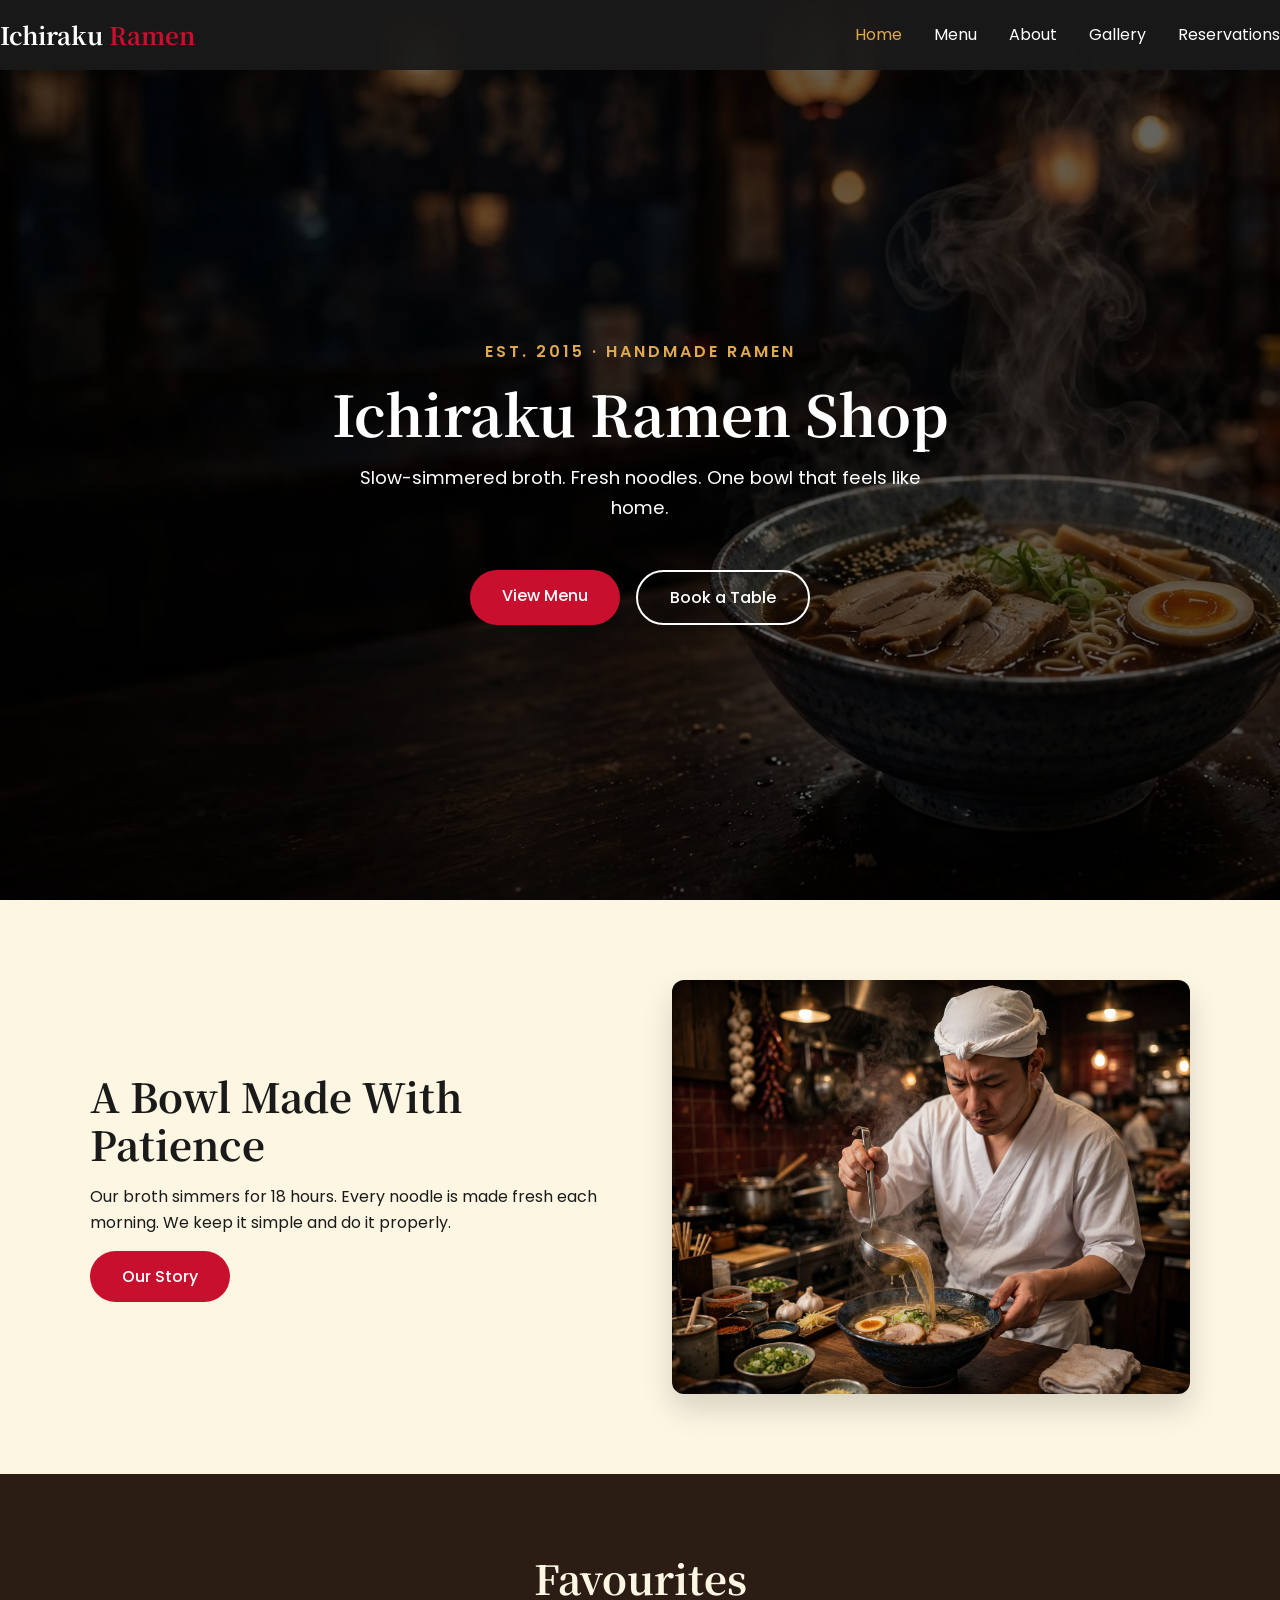
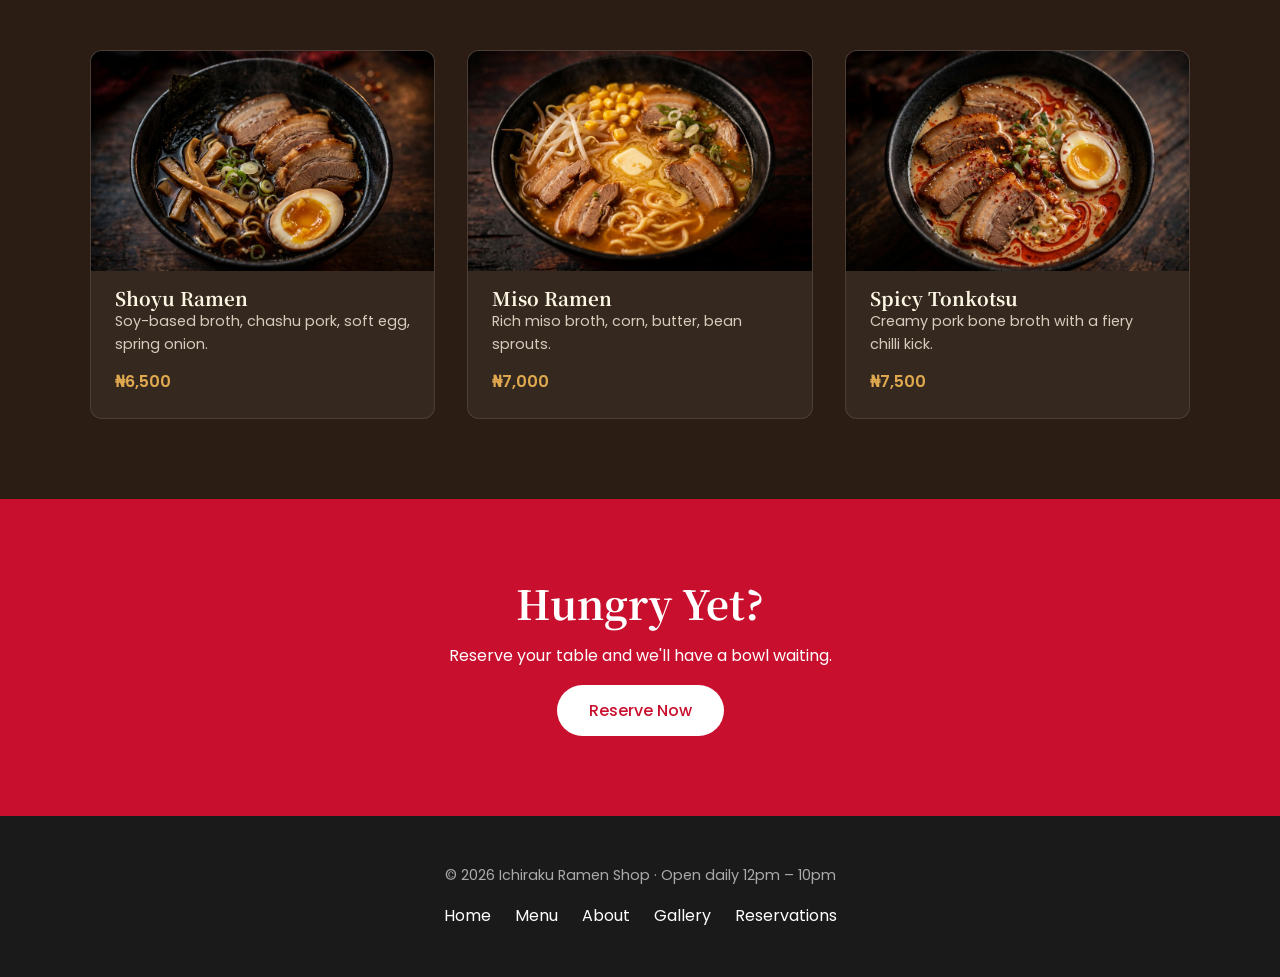
<file: Ichiraku/index.html>
<!DOCTYPE html>
<html lang="en">
<head>
  <meta charset="UTF-8">
  <meta name="viewport" content="width=device-width, initial-scale=1.0">
  <title>Ichiraku Ramen Shop | Home</title>

  <link rel="preconnect" href="https://fonts.googleapis.com">
  <link href="https://fonts.googleapis.com/css2?family=Noto+Serif+JP:wght@500;700&family=Poppins:wght@300;400;500&display=swap" rel="stylesheet">
  <link rel="stylesheet" href="css/style.css">
</head>
<body>
  <header class="site-header">
  <nav class="navbar">
    <a href="index.html" class="logo">Ichiraku <span>Ramen</span></a>
    <ul class="nav-links">
      <li><a href="index.html" class="active">Home</a></li>
      <li><a href="menu.html">Menu</a></li>
      <li><a href="about.html">About</a></li>
      <li><a href="gallery.html">Gallery</a></li>
      <li><a href="reservations.html">Reservations</a></li>
    </ul>
  </nav>
</header>

<main>

  <!-- HERO -->
  <section class="hero">
    <div class="hero-content">
      <p class="hero-tag">Est. 2015 · Handmade Ramen</p>
      <h1>Ichiraku Ramen Shop</h1>
      <p class="hero-text">Slow-simmered broth. Fresh noodles. One bowl that feels like home.</p>
      <div class="hero-buttons">
        <a href="menu.html" class="btn">View Menu</a>
        <a href="reservations.html" class="btn btn-outline">Book a Table</a>
      </div>
    </div>
  </section>

  <!-- INTRO -->
  <section class="section intro">
    <div class="container two-col">
      <div class="reveal">
        <h2>A Bowl Made With Patience</h2>
        <p>Our broth simmers for 18 hours. Every noodle is made fresh each morning. We keep it simple and do it properly.</p>
        <a href="about.html" class="btn">Our Story</a>
      </div>
      <img class="reveal" src="images/chef-cooking.jpg" alt="Chef preparing ramen in the kitchen">
    </div>
  </section>

  <!-- FEATURED DISHES -->
  <section class="section dark">
    <div class="container">
      <h2 class="section-title reveal">Favourites</h2>
      <div class="card-grid">
        <article class="card reveal">
          <img src="images/shoyu-ramen.jpg" alt="Shoyu ramen bowl">
          <h3>Shoyu Ramen</h3>
          <p>Soy-based broth, chashu pork, soft egg, spring onion.</p>
          <span class="price">₦6,500</span>
        </article>
        <article class="card reveal">
          <img src="images/miso-ramen.jpg" alt="Miso ramen bowl">
          <h3>Miso Ramen</h3>
          <p>Rich miso broth, corn, butter, bean sprouts.</p>
          <span class="price">₦7,000</span>
        </article>
        <article class="card reveal">
          <img src="images/spicy-ramen.jpg" alt="Spicy ramen bowl">
          <h3>Spicy Tonkotsu</h3>
          <p>Creamy pork bone broth with a fiery chilli kick.</p>
          <span class="price">₦7,500</span>
        </article>
      </div>
    </div>
  </section>

  <!-- CALL TO ACTION -->
  <section class="section cta reveal">
    <h2>Hungry Yet?</h2>
    <p>Reserve your table and we'll have a bowl waiting.</p>
    <a href="reservations.html" class="btn">Reserve Now</a>
  </section>

</main>

<footer class="site-footer">
  <p>© 2026 Ichiraku Ramen Shop · Open daily 12pm – 10pm</p>
    <ul class="nav-links">
      <li><a href="index.html">Home</a></li>
      <li><a href="menu.html">Menu</a></li>
      <li><a href="about.html">About</a></li>
      <li><a href="gallery.html">Gallery</a></li>
      <li><a href="reservations.html">Reservations</a></li>
    </ul>
</footer>

</body>
</html>
</file>
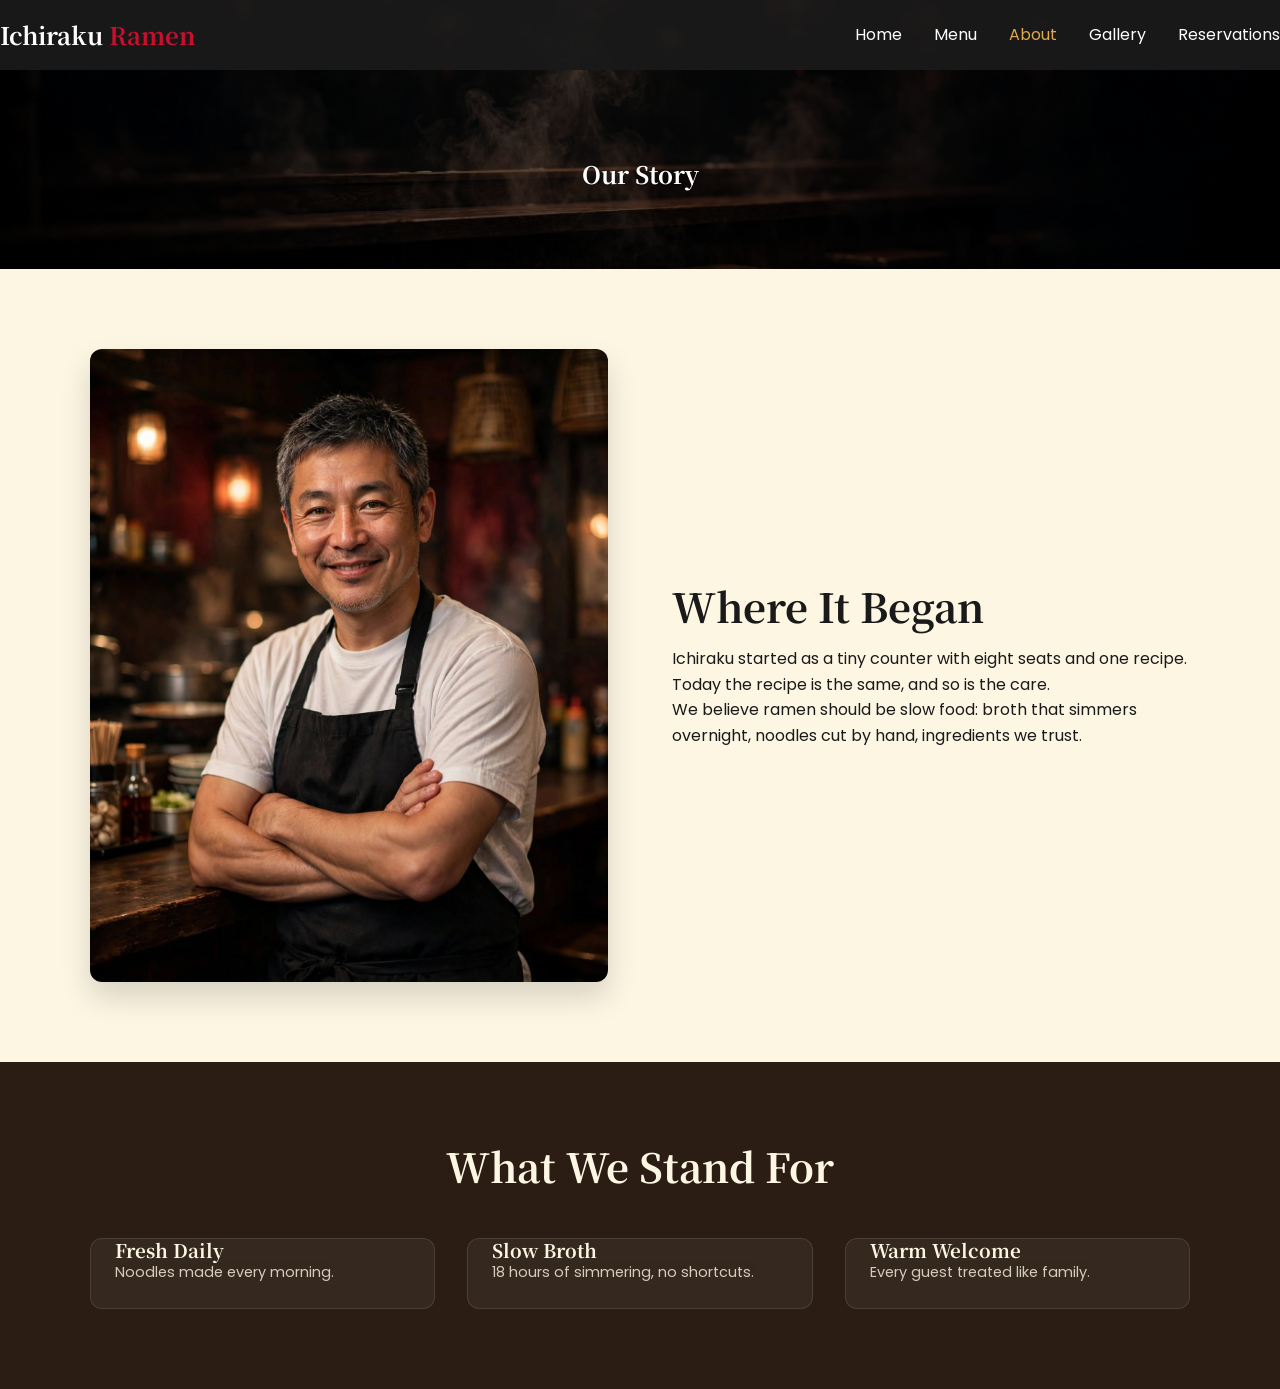
<file: Ichiraku/about.html>
<!DOCTYPE html>
<html lang="en">
<head>
  <meta charset="UTF-8">
  <meta name="viewport" content="width=device-width, initial-scale=1.0">
  <title>Ichiraku Ramen Shop | About</title>

  <link rel="preconnect" href="https://fonts.googleapis.com">
  <link href="https://fonts.googleapis.com/css2?family=Noto+Serif+JP:wght@500;700&family=Poppins:wght@300;400;500&display=swap" rel="stylesheet">
  <link rel="stylesheet" href="css/style.css">
</head>
<body>
    <header class="site-header">
  <nav class="navbar">
    <a href="index.html" class="logo">Ichiraku <span>Ramen</span></a>
    <ul class="nav-links">
      <li><a href="index.html">Home</a></li>
      <li><a href="menu.html">Menu</a></li>
      <li><a href="about.html" class="active">About</a></li>
      <li><a href="gallery.html">Gallery</a></li>
      <li><a href="reservations.html">Reservations</a></li>
    </ul>
  </nav>
</header>

<main>
  <section class="page-hero">
    <h1>Our Story</h1>
  </section>

  <section class="section">
    <div class="container two-col">
      <img class="reveal" src="images/founder.jpg" alt="Founder of Ichiraku">
      <div class="reveal">
        <h2>Where It Began</h2>
        <p>Ichiraku started as a tiny counter with eight seats and one recipe. Today the recipe is the same, and so is the care.</p>
        <p>We believe ramen should be slow food: broth that simmers overnight, noodles cut by hand, ingredients we trust.</p>
      </div>
    </div>
  </section>

  <section class="section dark">
    <div class="container">
      <h2 class="section-title reveal">What We Stand For</h2>
      <div class="card-grid">
        <article class="card reveal"><h3>Fresh Daily</h3><p>Noodles made every morning.</p></article>
        <article class="card reveal"><h3>Slow Broth</h3><p>18 hours of simmering, no shortcuts.</p></article>
        <article class="card reveal"><h3>Warm Welcome</h3><p>Every guest treated like family.</p></article>
      </div>
    </div>
  </section>
</main>
</body>
</html>
</file>
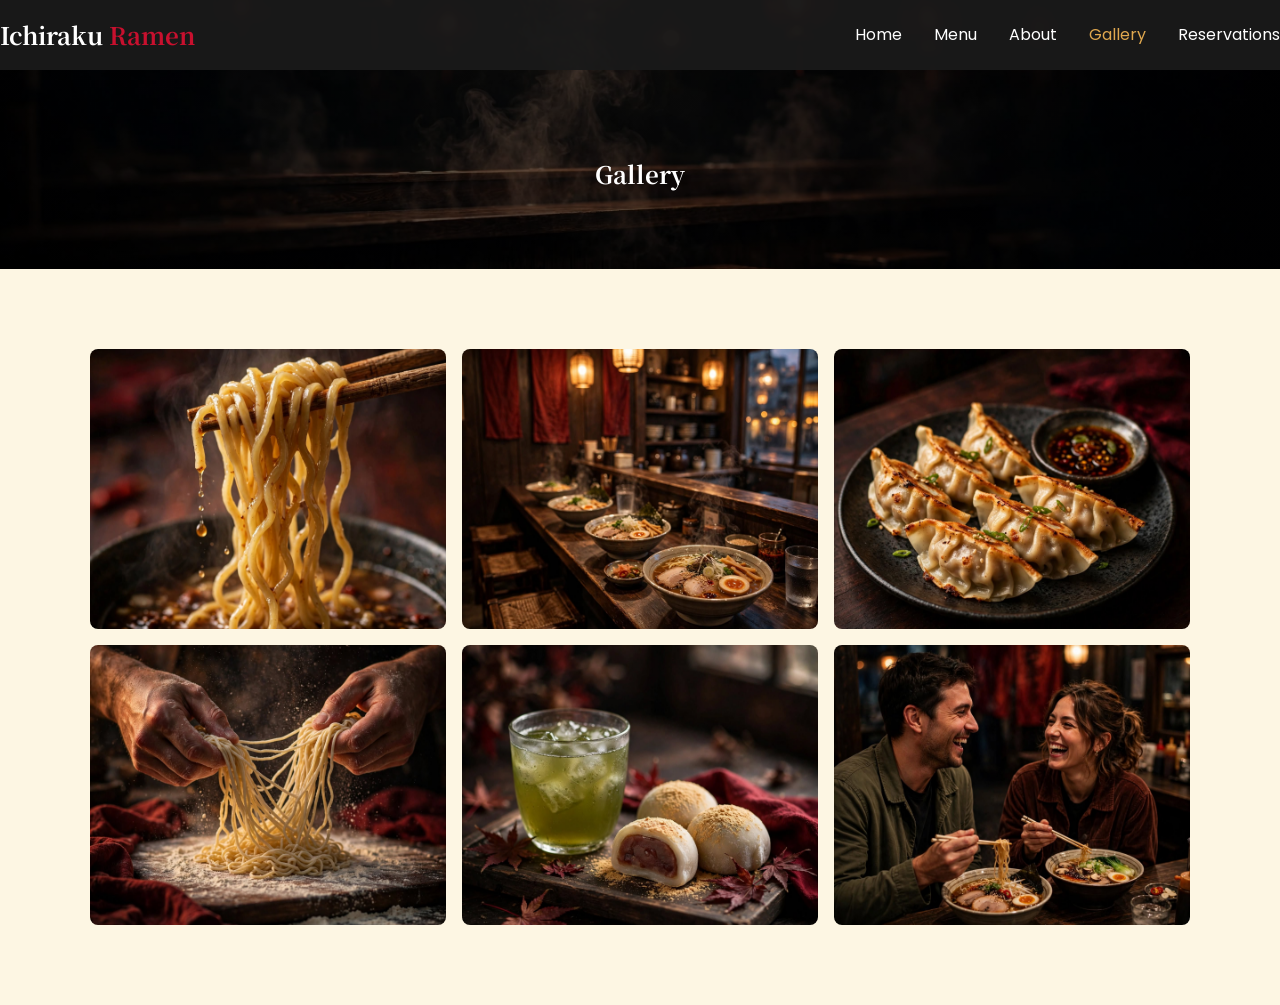
<file: Ichiraku/gallery.html>
<!DOCTYPE html>
<html lang="en">
<head>
  <meta charset="UTF-8">
  <meta name="viewport" content="width=device-width, initial-scale=1.0">
  <title>Ichiraku Ramen Shop | Gallery</title>

  <link rel="preconnect" href="https://fonts.googleapis.com">
  <link href="https://fonts.googleapis.com/css2?family=Noto+Serif+JP:wght@500;700&family=Poppins:wght@300;400;500&display=swap" rel="stylesheet">
  <link rel="stylesheet" href="css/style.css">
</head>
<body>
    <header class="site-header">
  <nav class="navbar">
    <a href="index.html" class="logo">Ichiraku <span>Ramen</span></a>
    <ul class="nav-links">
      <li><a href="index.html">Home</a></li>
      <li><a href="menu.html">Menu</a></li>
      <li><a href="about.html">About</a></li>
      <li><a href="gallery.html" class="active">Gallery</a></li>
      <li><a href="reservations.html">Reservations</a></li>
    </ul>
  </nav>
</header>

<main>
  <section class="page-hero">
    <h1>Gallery</h1>
  </section>

  <section class="section">
    <div class="container">
      <div class="gallery-grid">
        <figure class="reveal"><img src="images/gallery-1.jpg" alt="Steaming ramen bowl"></figure>
        <figure class="reveal"><img src="images/gallery-2.jpg" alt="Restaurant interior"></figure>
        <figure class="reveal"><img src="images/gallery-3.jpg" alt="Gyoza on a plate"></figure>
        <figure class="reveal"><img src="images/gallery-4.jpg" alt="Chef pulling noodles"></figure>
        <figure class="reveal"><img src="images/gallery-5.jpg" alt="Tea and dessert"></figure>
        <figure class="reveal"><img src="images/gallery-6.jpg" alt="Guests dining"></figure>
      </div>
    </div>
  </section>
</main>

</body>
</html>
</file>
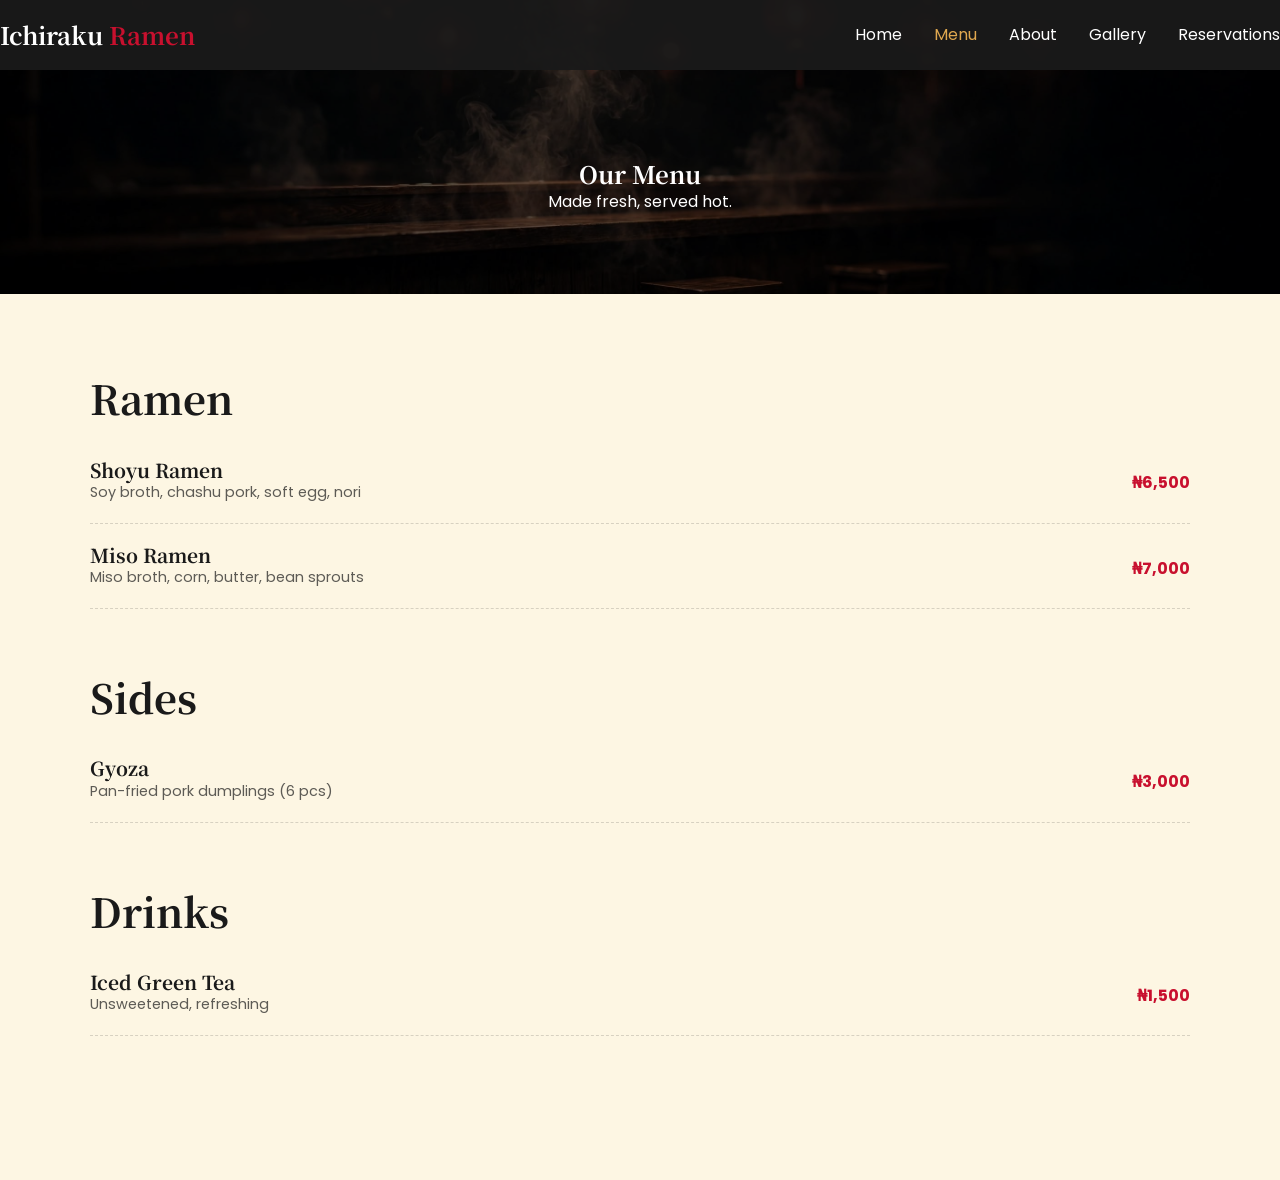
<file: Ichiraku/menu.html>
<!DOCTYPE html>
<html lang="en">
<head>
  <meta charset="UTF-8">
  <meta name="viewport" content="width=device-width, initial-scale=1.0">
  <title>Ichiraku Ramen Shop | Menu</title>

  <link rel="preconnect" href="https://fonts.googleapis.com">
  <link href="https://fonts.googleapis.com/css2?family=Noto+Serif+JP:wght@500;700&family=Poppins:wght@300;400;500&display=swap" rel="stylesheet">
  <link rel="stylesheet" href="css/style.css">
</head>
<body>
  <header class="site-header">
  <nav class="navbar">
    <a href="index.html" class="logo">Ichiraku <span>Ramen</span></a>
    <ul class="nav-links">
      <li><a href="index.html">Home</a></li>
      <li><a href="menu.html" class="active">Menu</a></li>
      <li><a href="about.html">About</a></li>
      <li><a href="gallery.html">Gallery</a></li>
      <li><a href="reservations.html">Reservations</a></li>
    </ul>
  </nav>
</header>

<main>
  <section class="page-hero">
    <h1>Our Menu</h1>
    <p>Made fresh, served hot.</p>
  </section>

  <section class="section">
    <div class="container">

      <div class="menu-category reveal">
        <h2>Ramen</h2>
        <div class="menu-item">
          <div>
            <h3>Shoyu Ramen</h3>
            <p>Soy broth, chashu pork, soft egg, nori</p>
          </div>
          <span class="price">₦6,500</span>
        </div>
        <div class="menu-item">
          <div>
            <h3>Miso Ramen</h3>
            <p>Miso broth, corn, butter, bean sprouts</p>
          </div>
          <span class="price">₦7,000</span>
        </div>
      </div>

      <div class="menu-category reveal">
        <h2>Sides</h2>
        <div class="menu-item">
          <div>
            <h3>Gyoza</h3>
            <p>Pan-fried pork dumplings (6 pcs)</p>
          </div>
          <span class="price">₦3,000</span>
        </div>
      </div>

      <div class="menu-category reveal">
        <h2>Drinks</h2>
        <div class="menu-item">
          <div>
            <h3>Iced Green Tea</h3>
            <p>Unsweetened, refreshing</p>
          </div>
          <span class="price">₦1,500</span>
        </div>
      </div>

    </div>
  </section>
</main>
</body>
</html>
</file>
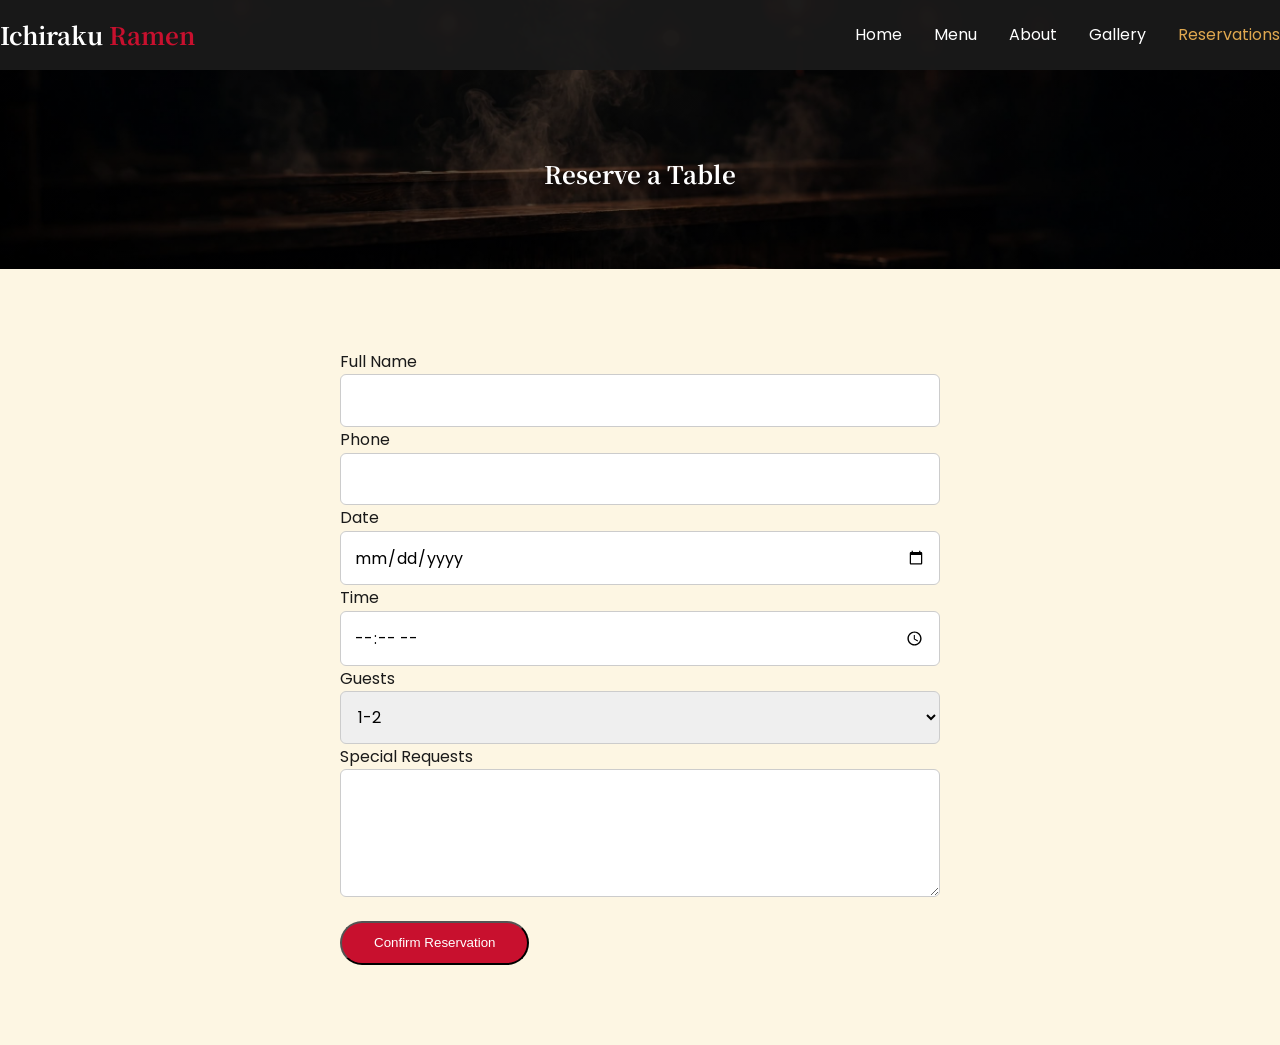
<file: Ichiraku/reservations.html>
<!DOCTYPE html>
<html lang="en">
<head>
  <meta charset="UTF-8">
  <meta name="viewport" content="width=device-width, initial-scale=1.0">
  <title>Ichiraku Ramen Shop | Reservations</title>

  <link rel="preconnect" href="https://fonts.googleapis.com">
  <link href="https://fonts.googleapis.com/css2?family=Noto+Serif+JP:wght@500;700&family=Poppins:wght@300;400;500&display=swap" rel="stylesheet">
  <link rel="stylesheet" href="css/style.css">
</head>
<body>
  <header class="site-header">
  <nav class="navbar">
    <a href="index.html" class="logo">Ichiraku <span>Ramen</span></a>
    <ul class="nav-links">
      <li><a href="index.html">Home</a></li>
      <li><a href="menu.html">Menu</a></li>
      <li><a href="about.html">About</a></li>
      <li><a href="gallery.html">Gallery</a></li>
      <li><a href="reservations.html" class="active">Reservations</a></li>
    </ul>
  </nav>
</header>

<main>
  <section class="page-hero">
    <h1>Reserve a Table</h1>
  </section>

  <section class="section">
    <div class="container">
      <form class="form-box reveal" action="#" method="post">
        <div>
          <label for="name">Full Name</label>
          <input type="text" id="name" name="name" required>
        </div>
        <div>
          <label for="phone">Phone</label>
          <input type="tel" id="phone" name="phone" required>
        </div>
        <div>
          <label for="date">Date</label>
          <input type="date" id="date" name="date" required>
        </div>
        <div>
          <label for="time">Time</label>
          <input type="time" id="time" name="time" required>
        </div>
        <div>
          <label for="guests">Guests</label>
          <select id="guests" name="guests">
            <option>1-2</option>
            <option>3-4</option>
            <option>5-8</option>
            <option>9+</option>
          </select>
        </div>
        <div>
          <label for="notes">Special Requests</label>
          <textarea id="notes" name="notes" rows="4"></textarea>
        </div>
        <button type="submit" class="btn">Confirm Reservation</button>
      </form>
    </div>
  </section>
</main>
</body>
</html>
</file>
<file: Ichiraku/css/style.css>
/* The root holds variables we can reuse across our website */
:root {
  --red: #c8102e;
  --cream: #fdf6e3;
  --dark: #1a1a1a;
  --wood: #2b1d14;
  --gold: #e0a84f;
}

/* Reset margins and paddings so all browsers look the same */
* {
  margin: 0;
  padding: 0;
  box-sizing: border-box; /* Makes padding not affect total element width */
}

html {
  scroll-behavior: smooth; /* Smooth scrolling when clicking links */
}

body {
  font-family: "Poppins", sans-serif;
  background-color: var(--cream);
  color: var(--dark);
  line-height: 1.6;
}

/* Headings */
h1, h2, h3 {
  font-family: "Noto Serif JP", serif;
  line-height: 1.2;
}

h2 {
  font-size: 2.5rem;
  margin-bottom: 1rem;
}

img {
  max-width: 100%;
  display: block; /* Removes weird whitespace under images */
}

a {
  text-decoration: none;
  color: inherit;
}

ul {
  list-style: none; /* Removes default bullets from lists */
}

/* ==========================================
   2. REUSABLE LAYOUT COMPONENTS
   ========================================== */

/* Centers our content and keeps it from stretching too wide */
.container {
  max-width: 1100px;
  width: 90%;
  margin: 0 auto; /* Centers the container */
}

.section {
  padding: 5rem 0;
}

.section-title {
  text-align: center;
  margin-bottom: 3rem;
}

/* Buttons */
.btn {
  display: inline-block;
  background-color: var(--red);
  color: #fff;
  padding: 0.8rem 2rem;
  border-radius: 30px;
  font-weight: 500;
  margin-top: 1rem;
  transition: background-color 0.3s, transform 0.3s;
}

.btn:hover {
  background-color: #a00d25;
  transform: translateY(-3px); /* Lifts the button slightly */
}

.btn-outline {
  background-color: transparent;
  border: 2px solid #fff;
}

.btn-outline:hover {
  background-color: #fff;
  color: var(--dark);
}

/* ==========================================
   3. HEADER & NAVIGATION (Flexbox)
   ========================================== */
.site-header {
  position: fixed; /* Stays at the top of the screen */
  top: 0;
  left: 0;
  width: 100%;
  z-index: 100;
  background-color: rgba(26, 26, 26, 0.95); /* Semi-transparent dark background */
}

.navbar {
  display: flex;
  justify-content: space-between; /* Pushes logo to left, links to right */
  align-items: center;
  padding: 1rem 0;
}

.logo {
  font-family: "Noto Serif JP", serif;
  font-size: 1.5rem;
  color: #fff;
  font-weight: 700;
}

.logo span {
  color: var(--red);
}

.nav-links {
  display: flex;
  gap: 2rem;
}

.nav-links a {
  color: #fff;
  font-size: 1rem;
  padding-bottom: 5px;
  transition: color 0.3s;
}

.nav-links a:hover,
.nav-links a.active {
  color: var(--gold);
}

/* ==========================================
   4. HERO SECTION
   ========================================== */
.hero {
  min-height: 100vh;
  /* Adds a dark overlay on top of the hero image so text is readable */
  background: 
    linear-gradient(rgba(0, 0, 0, 0.6), rgba(0, 0, 0, 0.6)),
    url("../images/hero-ramen.jpg") center/cover no-repeat;
  display: flex;
  align-items: center;
  justify-content: center;
  text-align: center;
  color: #fff;
  padding: 6rem 1rem 2rem;
}

.hero-tag {
  letter-spacing: 3px;
  text-transform: uppercase;
  color: var(--gold);
  font-weight: 600;
}

.hero h1 {
  font-size: 3.5rem;
  margin: 1rem 0;
}

.hero-text {
  max-width: 600px;
  margin: 0 auto 2rem;
  font-size: 1.15rem;
}

.hero-buttons {
  display: flex;
  gap: 1rem;
  justify-content: center;
}

/* Simple entry animation for the Hero content */
@keyframes fadeIn {
  from { opacity: 0; transform: translateY(20px); }
  to { opacity: 1; transform: translateY(0); }
}

.hero-content {
  animation: fadeIn 1s ease-out;
}

/* ==========================================
   5. TWO COLUMN & CARD SECTIONS (Grid)
   ========================================== */
.two-col {
  display: grid;
  grid-template-columns: 1fr 1fr; /* Two equal-width columns */
  gap: 4rem;
  align-items: center;
}

.two-col img {
  border-radius: 12px;
  box-shadow: 0 15px 30px rgba(0, 0, 0, 0.15);
}

.dark {
  background-color: var(--wood);
  color: var(--cream);
}

/* Grid layout for Ramen items/Cards */
.card-grid {
  display: grid;
  /* Automatically adjusts column count based on screen size */
  grid-template-columns: repeat(auto-fit, minmax(280px, 1fr));
  gap: 2rem;
}

.card {
  background: rgba(255, 255, 255, 0.05);
  border: 1px solid rgba(255, 255, 255, 0.1);
  border-radius: 12px;
  overflow: hidden;
  padding-bottom: 1.5rem;
  transition: transform 0.3s, box-shadow 0.3s;
}

.card:hover {
  transform: translateY(-5px);
  box-shadow: 0 10px 20px rgba(0, 0, 0, 0.3);
}

.card img {
  height: 220px;
  width: 100%;
  object-fit: cover;
  margin-bottom: 1rem;
}

.card h3, 
.card p, 
.card .price {
  padding: 0 1.5rem;
}

.card p {
  font-size: 0.9rem;
  opacity: 0.8;
}

.price {
  display: block;
  margin-top: 0.8rem;
  color: var(--gold);
  font-weight: 600;
}

/* Call to Action Banner */
.cta {
  text-align: center;
  background-color: var(--red);
  color: #fff;
}

.cta .btn {
  background-color: #fff;
  color: var(--red);
}

.cta .btn:hover {
  background-color: var(--cream);
}

/* ==========================================
   6. INNER PAGES (Menu, Gallery, Contact)
   ========================================== */

/* Sub-page Banner */
.page-hero {
  padding: 10rem 1rem 5rem;
  text-align: center;
  color: #fff;
  background: 
    linear-gradient(rgba(0,0,0,0.6), rgba(0,0,0,0.6)),
    url("../images/page-banner.jpg") center/cover no-repeat;
}

/* Restaurant Menu Style */
.menu-category {
  margin-bottom: 4rem;
}

.menu-item {
  display: flex;
  justify-content: space-between;
  gap: 2rem;
  padding: 1.2rem 0;
  border-bottom: 1px dashed rgba(0, 0, 0, 0.15);
}

.menu-item h3 {
  font-size: 1.2rem;
}

.menu-item p {
  font-size: 0.9rem;
  opacity: 0.7;
}

.menu-item .price {
  color: var(--red);
  font-weight: bold;
}

/* Gallery Grid */
.gallery-grid {
  display: grid;
  grid-template-columns: repeat(auto-fit, minmax(280px, 1fr));
  gap: 1rem;
}

.gallery-grid figure {
  overflow: hidden;
  border-radius: 8px;
}

.gallery-grid img {
  width: 100%;
  height: 280px;
  object-fit: cover;
  transition: transform 0.5s;
}

.gallery-grid figure:hover img {
  transform: scale(1.05); /* Soft zoom-in effect on hover */
}

/* ==========================================
   7. CONTACT PAGE & FORMS
   ========================================== */
.info-grid {
  display: grid;
  grid-template-columns: repeat(auto-fit, minmax(250px, 1fr));
  gap: 2rem;
  text-align: center;
  margin-bottom: 3rem;
}

.info-box {
  background: #fff;
  padding: 2.5rem;
  border-radius: 12px;
  box-shadow: 0 5px 15px rgba(0,0,0,0.05);
}

.form-box {
  max-width: 600px;
  margin: 0 auto;
}

.form-group {
  margin-bottom: 1.2rem;
}

.form-group label {
  display: block;
  margin-bottom: 0.5rem;
  font-weight: 500;
}

.form-box input,
.form-box select,
.form-box textarea {
  width: 100%;
  padding: 0.8rem;
  border: 1px solid #ccc;
  border-radius: 6px;
  font-family: inherit;
  font-size: 1rem;
}

.form-box input:focus,
.form-box select:focus,
.form-box textarea:focus {
  outline: 2px solid var(--red);
  border-color: transparent;
}

.map-frame {
  width: 100%;
  height: 350px;
  border: 0;
  border-radius: 12px;
}

/* ==========================================
   8. FOOTER
   ========================================== */
.site-footer {
  background-color: var(--dark);
  color: #aaa;
  text-align: center;
  padding: 3rem 1rem;
  font-size: 0.9rem;
}

/* ==========================================
   9. RESPONSIVE DESIGN (Media Queries)
   ========================================== */
@media (max-width: 768px) {
  /* Stack grid layouts on top of each other for tablets/phones */
  .two-col {
    grid-template-columns: 1fr;
    gap: 2.5rem;
  }

  /* Compact header: logo on top, links wrapped in a tidy centred row */
  .navbar {
    flex-direction: column; /* Stack logo and nav links vertically */
    gap: 0.6rem;
    padding: 0.8rem 1rem; /* Keeps the logo off the screen edge */
  }

  .logo {
    font-size: 1.3rem;
  }

  .nav-links {
    gap: 0.4rem 1rem;
    flex-wrap: wrap;
    justify-content: center;
    margin: 0;
  }

  .nav-links a {
    font-size: 0.9rem;
    padding-bottom: 2px;
  }

  .hero h1 {
    font-size: 2.5rem;
  }

  .section {
    padding: 3.5rem 0;
  }
}

.site-footer .nav-links {
  display: flex;
  flex-wrap: wrap;        /* Allows items to wrap neatly on smaller screens */
  justify-content: center;/* Center the links horizontally */
  list-style: none;       /* Remove bullet points */
  padding: 0;
  margin: 1rem 0 0 0;
  gap: 1.5rem;            /* Space out navigation links */
}
</file>
